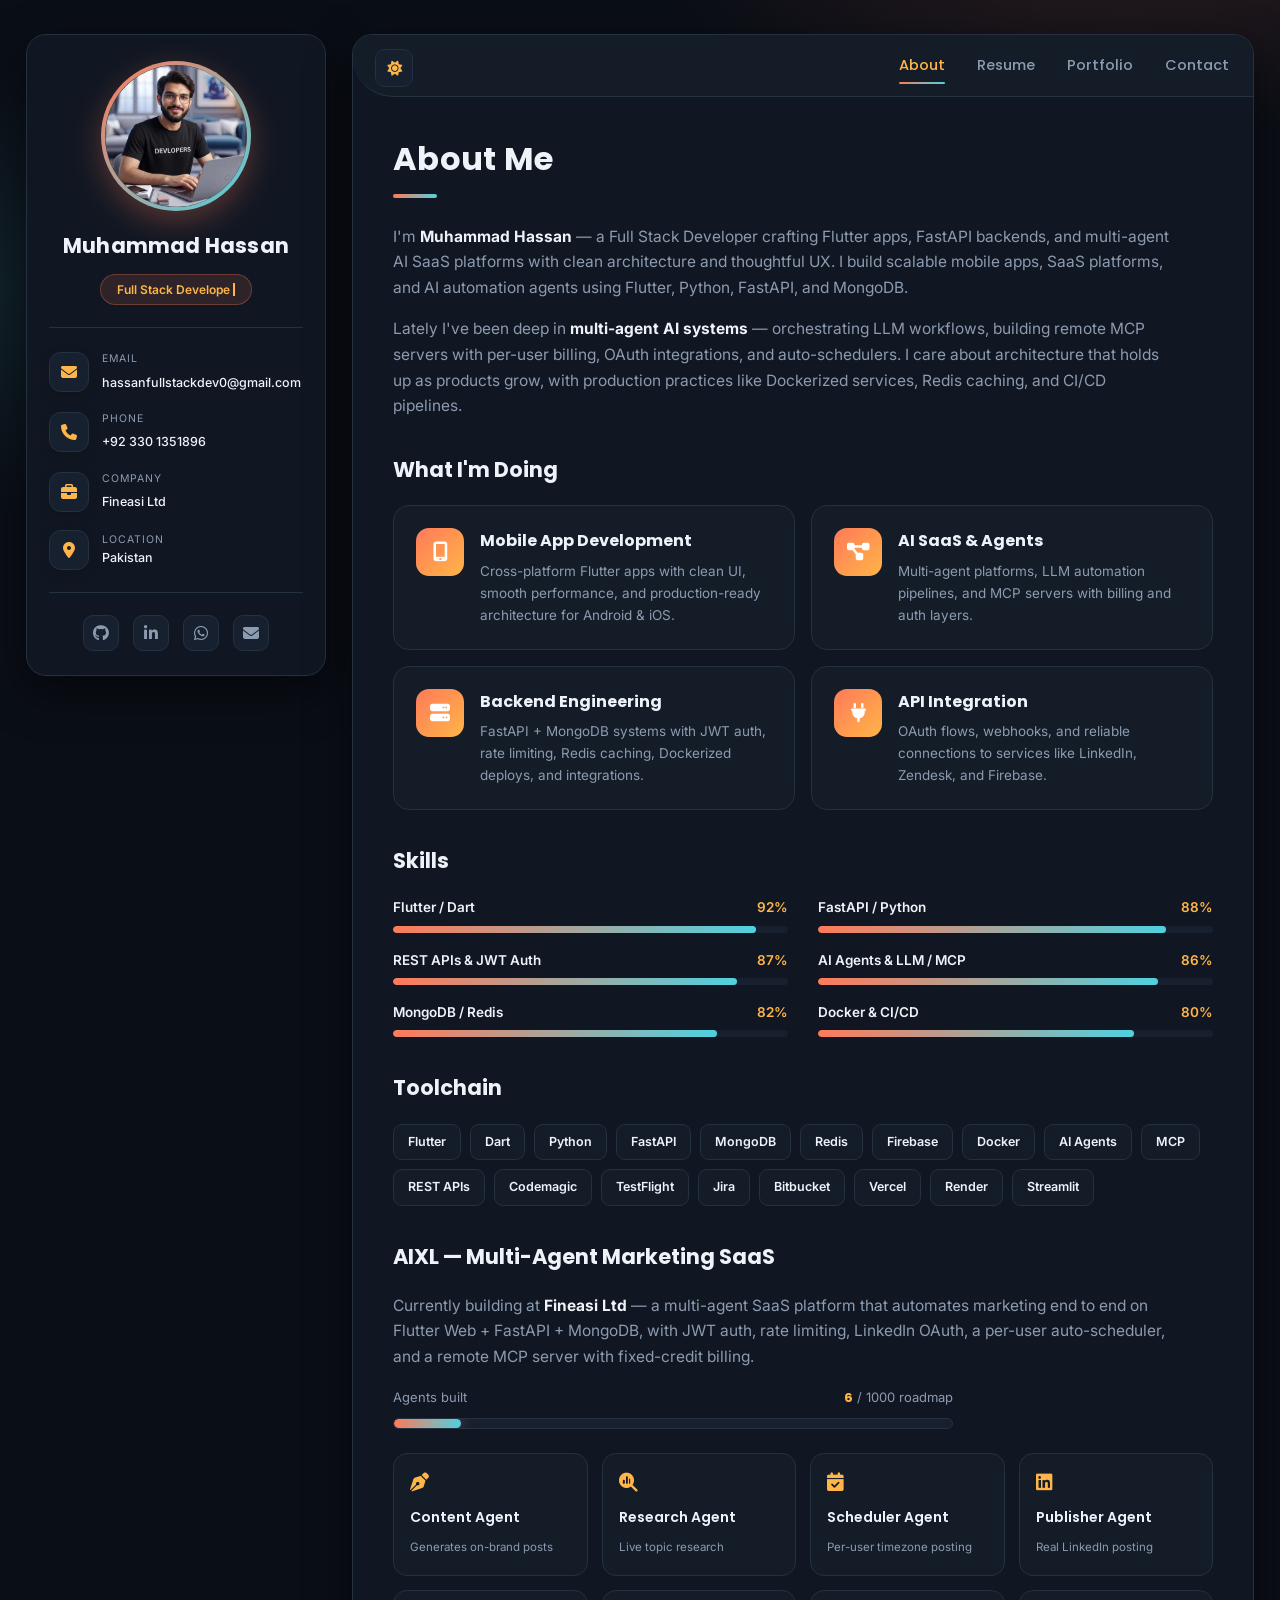
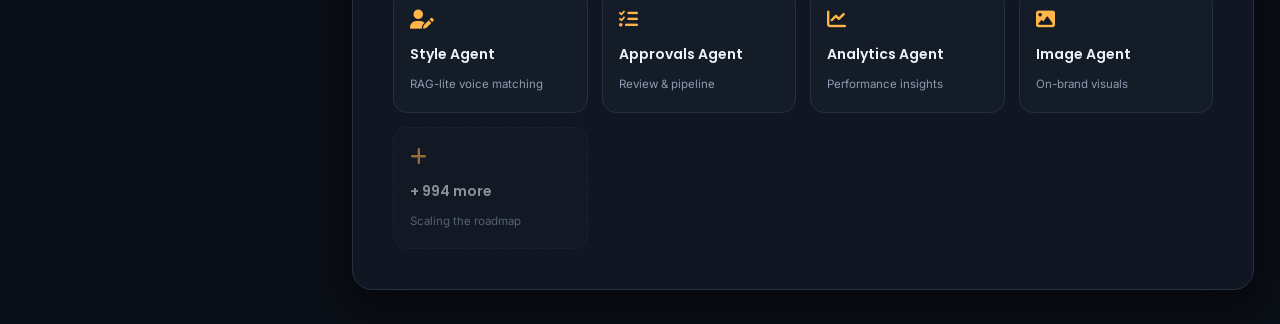
<file: index.html>
<!DOCTYPE html>
<html lang="en">
<head>
<meta charset="UTF-8">
<meta name="viewport" content="width=device-width, initial-scale=1.0">
<title>Muhammad Hassan — Full Stack & AI Developer</title>
<meta name="description" content="Muhammad Hassan — Full Stack Developer building Flutter apps, FastAPI backends, SaaS platforms and multi-agent AI systems.">
<link rel="icon" type="image/jpeg" href="images/about-me.jpg">
<link rel="apple-touch-icon" href="images/about-me.jpg">
<link rel="preconnect" href="https://fonts.googleapis.com">
<link href="https://fonts.googleapis.com/css2?family=Poppins:wght@400;500;600;700;800&family=Inter:wght@400;500;600;700&display=swap" rel="stylesheet">
<link rel="stylesheet" href="https://cdnjs.cloudflare.com/ajax/libs/font-awesome/6.5.0/css/all.min.css">
<link rel="stylesheet" href="style.css">
</head>
<body>

<main class="layout">

  <!-- ===== LEFT: PROFILE CARD ===== -->
  <aside class="sidebar" id="sidebar">
    <button class="sb-toggle" id="sbToggle" aria-label="Show contacts">
      <span>Show Contacts</span> <i class="fa-solid fa-chevron-down"></i>
    </button>

    <div class="avatar-wrap reveal">
      <img src="images/about-me.jpg" alt="Muhammad Hassan" class="avatar">
    </div>

    <div class="sb-head reveal">
      <h1 class="sb-name">Muhammad Hassan</h1>
      <span class="sb-badge"><span id="typedRole"></span><span class="type-caret"></span></span>
    </div>

    <div class="sb-body">
      <div class="sb-divider"></div>

      <ul class="sb-contacts">
        <li class="reveal">
          <span class="ci-ic"><i class="fa-solid fa-envelope"></i></span>
          <div><p class="ci-label">Email</p><a href="mailto:hassanfullstackdev0@gmail.com" class="ci-val">hassanfullstackdev0@gmail.com</a></div>
        </li>
        <li class="reveal">
          <span class="ci-ic"><i class="fa-solid fa-phone"></i></span>
          <div><p class="ci-label">Phone</p><a href="tel:+923301351896" class="ci-val">+92 330 1351896</a></div>
        </li>
        <li class="reveal">
          <span class="ci-ic"><i class="fa-solid fa-briefcase"></i></span>
          <div><p class="ci-label">Company</p><a href="https://aiya.aixl.io/" target="_blank" class="ci-val">Fineasi Ltd</a></div>
        </li>
        <li class="reveal">
          <span class="ci-ic"><i class="fa-solid fa-location-dot"></i></span>
          <div><p class="ci-label">Location</p><p class="ci-val">Pakistan</p></div>
        </li>
      </ul>

      <div class="sb-divider"></div>

      <div class="sb-socials reveal">
        <a href="https://github.com/muhammadhassanmahar" target="_blank" aria-label="GitHub"><i class="fa-brands fa-github"></i></a>
        <a href="https://www.linkedin.com/in/muhammad-hassan-77073a298/" target="_blank" aria-label="LinkedIn"><i class="fa-brands fa-linkedin-in"></i></a>
        <a href="https://wa.me/923301351896" target="_blank" aria-label="WhatsApp"><i class="fa-brands fa-whatsapp"></i></a>
        <a href="mailto:hassanfullstackdev0@gmail.com" aria-label="Email"><i class="fa-solid fa-envelope"></i></a>
      </div>
    </div>
  </aside>

  <!-- ===== RIGHT: CONTENT PANEL ===== -->
  <section class="content">

    <!-- NAV -->
    <nav class="navbar">
      <button class="theme-toggle" id="themeToggle" aria-label="Toggle theme"><i class="fa-solid fa-sun"></i></button>
      <ul class="nav-tabs">
        <li><button class="tab active" data-tab="about">About</button></li>
        <li><button class="tab" data-tab="resume">Resume</button></li>
        <li><button class="tab" data-tab="portfolio">Portfolio</button></li>
        <li><button class="tab" data-tab="contact">Contact</button></li>
      </ul>
    </nav>

    <!-- ===== ABOUT ===== -->
    <article class="panel active" id="about">
      <header class="page-title"><h2>About Me</h2><span class="tl-underline"></span></header>

      <p class="lede reveal">I'm <b>Muhammad Hassan</b> — a Full Stack Developer crafting Flutter apps, FastAPI backends, and multi-agent AI SaaS platforms with clean architecture and thoughtful UX. I build scalable mobile apps, SaaS platforms, and AI automation agents using Flutter, Python, FastAPI, and MongoDB.</p>
      <p class="lede reveal">Lately I've been deep in <b>multi-agent AI systems</b> — orchestrating LLM workflows, building remote MCP servers with per-user billing, OAuth integrations, and auto-schedulers. I care about architecture that holds up as products grow, with production practices like Dockerized services, Redis caching, and CI/CD pipelines.</p>

      <h3 class="sec-title reveal">What I'm Doing</h3>
      <div class="do-grid">
        <div class="do-card reveal"><span class="do-ic"><i class="fa-solid fa-mobile-screen-button"></i></span>
          <div><h4>Mobile App Development</h4><p>Cross-platform Flutter apps with clean UI, smooth performance, and production-ready architecture for Android &amp; iOS.</p></div></div>
        <div class="do-card reveal"><span class="do-ic"><i class="fa-solid fa-diagram-project"></i></span>
          <div><h4>AI SaaS &amp; Agents</h4><p>Multi-agent platforms, LLM automation pipelines, and MCP servers with billing and auth layers.</p></div></div>
        <div class="do-card reveal"><span class="do-ic"><i class="fa-solid fa-server"></i></span>
          <div><h4>Backend Engineering</h4><p>FastAPI + MongoDB systems with JWT auth, rate limiting, Redis caching, Dockerized deploys, and integrations.</p></div></div>
        <div class="do-card reveal"><span class="do-ic"><i class="fa-solid fa-plug"></i></span>
          <div><h4>API Integration</h4><p>OAuth flows, webhooks, and reliable connections to services like LinkedIn, Zendesk, and Firebase.</p></div></div>
      </div>

      <h3 class="sec-title reveal">Skills</h3>
      <div class="skills">
        <div class="skill reveal"><div class="skill-top"><span>Flutter / Dart</span><span>92%</span></div><div class="bar"><i style="--w:92%"></i></div></div>
        <div class="skill reveal"><div class="skill-top"><span>FastAPI / Python</span><span>88%</span></div><div class="bar"><i style="--w:88%"></i></div></div>
        <div class="skill reveal"><div class="skill-top"><span>REST APIs &amp; JWT Auth</span><span>87%</span></div><div class="bar"><i style="--w:87%"></i></div></div>
        <div class="skill reveal"><div class="skill-top"><span>AI Agents &amp; LLM / MCP</span><span>86%</span></div><div class="bar"><i style="--w:86%"></i></div></div>
        <div class="skill reveal"><div class="skill-top"><span>MongoDB / Redis</span><span>82%</span></div><div class="bar"><i style="--w:82%"></i></div></div>
        <div class="skill reveal"><div class="skill-top"><span>Docker &amp; CI/CD</span><span>80%</span></div><div class="bar"><i style="--w:80%"></i></div></div>
      </div>

      <h3 class="sec-title reveal">Toolchain</h3>
      <div class="tool-strip reveal">
        <span class="tool">Flutter</span><span class="tool">Dart</span><span class="tool">Python</span><span class="tool">FastAPI</span>
        <span class="tool">MongoDB</span><span class="tool">Redis</span><span class="tool">Firebase</span><span class="tool">Docker</span>
        <span class="tool">AI Agents</span><span class="tool">MCP</span><span class="tool">REST APIs</span><span class="tool">Codemagic</span>
        <span class="tool">TestFlight</span><span class="tool">Jira</span><span class="tool">Bitbucket</span><span class="tool">Vercel</span>
        <span class="tool">Render</span><span class="tool">Streamlit</span>
      </div>

      <h3 class="sec-title reveal">AIXL — Multi-Agent Marketing SaaS</h3>
      <p class="lede reveal" style="margin-bottom:18px">Currently building at <b>Fineasi Ltd</b> — a multi-agent SaaS platform that automates marketing end to end on Flutter Web + FastAPI + MongoDB, with JWT auth, rate limiting, LinkedIn OAuth, a per-user auto-scheduler, and a remote MCP server with fixed-credit billing.</p>
      <div class="agent-progress reveal">
        <div class="ap-labels"><span>Agents built</span><span><b>6</b> / 1000 roadmap</span></div>
        <div class="ap-track"><div class="ap-fill" style="--fill:12%"></div></div>
      </div>
      <div class="agent-grid">
        <div class="agent reveal"><i class="fa-solid fa-pen-nib"></i><h5>Content Agent</h5><span>Generates on-brand posts</span></div>
        <div class="agent reveal"><i class="fa-solid fa-magnifying-glass-chart"></i><h5>Research Agent</h5><span>Live topic research</span></div>
        <div class="agent reveal"><i class="fa-solid fa-calendar-check"></i><h5>Scheduler Agent</h5><span>Per-user timezone posting</span></div>
        <div class="agent reveal"><i class="fa-brands fa-linkedin"></i><h5>Publisher Agent</h5><span>Real LinkedIn posting</span></div>
        <div class="agent reveal"><i class="fa-solid fa-user-pen"></i><h5>Style Agent</h5><span>RAG-lite voice matching</span></div>
        <div class="agent reveal"><i class="fa-solid fa-list-check"></i><h5>Approvals Agent</h5><span>Review &amp; pipeline</span></div>
        <div class="agent reveal"><i class="fa-solid fa-chart-line"></i><h5>Analytics Agent</h5><span>Performance insights</span></div>
        <div class="agent reveal"><i class="fa-solid fa-image"></i><h5>Image Agent</h5><span>On-brand visuals</span></div>
        <div class="agent reveal ghost"><i class="fa-solid fa-plus"></i><h5>+ 994 more</h5><span>Scaling the roadmap</span></div>
      </div>
    </article>

    <!-- ===== RESUME ===== -->
    <article class="panel" id="resume">
      <header class="page-title"><h2>Resume</h2><span class="tl-underline"></span></header>

      <div class="rs-section">
        <div class="rs-head"><span class="rs-ic"><i class="fa-solid fa-briefcase"></i></span><h3>Experience</h3></div>
        <div class="timeline">
          <div class="tl-item reveal"><h4>Full Stack &amp; AI Developer — Freelance</h4><span class="tl-when">2023 — Present</span>
            <p>Building Flutter apps, FastAPI backends, and multi-agent AI SaaS platforms for clients and personal products. Shipped apps live on Google Play and the App Store, with Dockerized services, Redis caching, and Codemagic + TestFlight release pipelines.</p></div>
          <div class="tl-item reveal"><h4>SaaS &amp; AI Agent Engineering</h4><span class="tl-when">Current focus</span>
            <p>Designing multi-agent systems — LLM workflows, remote MCP servers with per-user billing, OAuth integrations, and auto-schedulers — on Flutter Web + FastAPI + MongoDB with JWT auth and rate limiting.</p></div>
          <div class="tl-item reveal"><h4>Mobile &amp; Backend Delivery</h4><span class="tl-when">2023 — 2026</span>
            <p>Delivered client mobile apps and admin panels, UI builds from Figma, and API integrations (Zendesk, LinkedIn, Firebase), with CI/CD on Codemagic and deployment on Vercel / Render.</p></div>
        </div>
      </div>

      <div class="rs-section">
        <div class="rs-head"><span class="rs-ic"><i class="fa-solid fa-graduation-cap"></i></span><h3>Education</h3></div>
        <div class="timeline">
          <div class="tl-item reveal"><h4>BS Software Engineering (BSSE)</h4><span class="tl-when">University of Karachi — 2026</span>
            <p>Bachelor of Software Engineering, with a focus on full-stack development, mobile apps, and AI systems.</p></div>
        </div>
      </div>

      <div class="rs-section">
        <div class="rs-head"><span class="rs-ic"><i class="fa-solid fa-screwdriver-wrench"></i></span><h3>DevOps &amp; Delivery</h3></div>
        <div class="timeline">
          <div class="tl-item reveal"><h4>CI/CD &amp; Deployment</h4>
            <p>Codemagic builds, iOS distribution via TestFlight, Docker containers, Jira &amp; Bitbucket workflows, and hosting on Vercel, Render, and Streamlit.</p></div>
          <div class="tl-item reveal"><h4>Performance &amp; Scale</h4>
            <p>Redis caching, rate limiting, and offline-first architecture for fast, reliable apps.</p></div>
        </div>
      </div>

      <a href="https://github.com/muhammadhassanmahar" target="_blank" class="btn-accent reveal"><i class="fa-brands fa-github"></i> View GitHub Profile</a>
    </article>

    <!-- ===== PORTFOLIO ===== -->
    <article class="panel" id="portfolio">
      <header class="page-title"><h2>Portfolio</h2><span class="tl-underline"></span></header>

      <ul class="filters">
        <li><button class="filter active" data-f="all">All</button></li>
        <li><button class="filter" data-f="live">Live</button></li>
        <li><button class="filter" data-f="progress">In Progress</button></li>
        <li><button class="filter" data-f="queue">In Queue</button></li>
        <li><button class="filter" data-f="flutter">Flutter Apps</button></li>
        <li><button class="filter" data-f="saas">SaaS &amp; AI</button></li>
        <li><button class="filter" data-f="game">Games</button></li>
      </ul>

      <div class="pf-grid" id="pfGrid">

        <div class="pf-item reveal" data-cat="live flutter">
          <div class="pf-thumb"><img src="images/th-chinaura.jpg" alt="Chinaura Express"><span class="pf-badge live"><i class="fa-solid fa-circle"></i> Live</span></div>
          <h4 class="pf-name">Chinaura Express</h4><p class="pf-cat">Food Ordering · Play Store &amp; App Store</p>
          <a class="pf-link" href="https://play.google.com/store/apps/details?id=com.chinauraexpress.app" target="_blank"><i class="fa-brands fa-google-play"></i> Visit Live <i class="fa-solid fa-arrow-up-right-from-square"></i></a></div>

        <div class="pf-item reveal" data-cat="live game">
          <div class="pf-thumb"><img src="images/th-vampire.jpg" alt="Vampire Slayer"><span class="pf-badge live"><i class="fa-solid fa-circle"></i> Live</span></div>
          <h4 class="pf-name">Vampire Slayer</h4><p class="pf-cat">Flutter + Flame Game · Play Store</p>
          <a class="pf-link" href="https://play.google.com/store/apps/details?id=com.fineasi.vampireslayer&hl=en" target="_blank"><i class="fa-brands fa-google-play"></i> Visit Live <i class="fa-solid fa-arrow-up-right-from-square"></i></a></div>

        <a class="pf-item reveal" data-cat="live saas" href="https://aiya.aixl.io/" target="_blank">
          <div class="pf-thumb"><img src="images/th-aixl.jpg" alt="AIXL"><span class="pf-badge live"><i class="fa-solid fa-circle"></i> Live</span></div>
          <h4 class="pf-name">AIXL — Marketing SaaS</h4><p class="pf-cat">Multi-Agent AI · Fineasi Ltd</p>
          <span class="pf-link"><i class="fa-solid fa-globe"></i> Visit Live <i class="fa-solid fa-arrow-up-right-from-square"></i></span></a>

        <div class="pf-item reveal" data-cat="progress flutter saas">
          <div class="pf-thumb"><img src="images/th-kizzmart.jpg" alt="Kizzmart"><span class="pf-badge progress"><i class="fa-solid fa-circle"></i> In Progress</span></div>
          <h4 class="pf-name">Kizzmart E-commerce</h4><p class="pf-cat">Shopping App · In Development</p></div>

        <div class="pf-item reveal" data-cat="queue flutter">
          <div class="pf-thumb"><img src="images/th-dishkovery.jpg" alt="Dishkovery"><span class="pf-badge queue"><i class="fa-solid fa-circle"></i> In Queue</span></div>
          <h4 class="pf-name">Dishkovery</h4><p class="pf-cat">Food Discovery App · Queued</p></div>

        <div class="pf-item reveal" data-cat="flutter">
          <div class="pf-thumb"><img src="images/th-nikah.jpg" alt="Nikah Plus"></div>
          <h4 class="pf-name">Nikah Plus</h4><p class="pf-cat">Marriage App · Flutter &amp; Firebase</p></div>

        <div class="pf-item reveal" data-cat="flutter">
          <div class="pf-thumb"><img src="images/th-sparkle.jpg" alt="Sparkle"></div>
          <h4 class="pf-name">Sparkle</h4><p class="pf-cat">Dating App · Flutter</p></div>

        <div class="pf-item reveal" data-cat="flutter">
          <div class="pf-thumb"><img src="images/th-muna.jpg" alt="Muna Match"></div>
          <h4 class="pf-name">Muna Match</h4><p class="pf-cat">Matchmaking App · Flutter &amp; Firebase</p></div>

        <div class="pf-item reveal" data-cat="flutter">
          <div class="pf-thumb"><img src="images/th-school.jpg" alt="School Management"></div>
          <h4 class="pf-name">School Management</h4><p class="pf-cat">EdTech · Flutter &amp; Firebase</p></div>

        <div class="pf-item reveal" data-cat="saas">
          <div class="pf-thumb"><img src="images/th-rawaura.jpg" alt="Raw Aura CX AI"></div>
          <h4 class="pf-name">Raw Aura — CX AI</h4><p class="pf-cat">Zendesk + FastAPI Automation</p></div>

      </div>
    </article>

    <!-- ===== CONTACT ===== -->
    <article class="panel" id="contact">
      <header class="page-title"><h2>Contact</h2><span class="tl-underline"></span></header>

      <p class="lede reveal">Have a product in mind? Let's build something fast, scalable, and genuinely useful. Reach out and let's talk.</p>

      <div class="contact-grid">
        <a class="contact-card reveal" href="mailto:hassanfullstackdev0@gmail.com">
          <span class="cc-ic"><i class="fa-solid fa-envelope"></i></span><h4>Email</h4><p>hassanfullstackdev0@gmail.com</p></a>
        <a class="contact-card reveal" href="https://wa.me/923301351896" target="_blank">
          <span class="cc-ic"><i class="fa-brands fa-whatsapp"></i></span><h4>WhatsApp</h4><p>+92 330 1351896</p></a>
        <a class="contact-card reveal" href="https://github.com/muhammadhassanmahar" target="_blank">
          <span class="cc-ic"><i class="fa-brands fa-github"></i></span><h4>GitHub</h4><p>github.com/muhammadhassanmahar</p></a>
        <a class="contact-card reveal" href="https://www.linkedin.com/in/muhammad-hassan-77073a298/" target="_blank">
          <span class="cc-ic"><i class="fa-brands fa-linkedin-in"></i></span><h4>LinkedIn</h4><p>linkedin.com/in/muhammad-hassan</p></a>
      </div>

      <h3 class="sec-title reveal">Send a message</h3>
      <div class="cform reveal">
        <div class="cf-row"><input type="text" placeholder="Full name" id="cfName"><input type="email" placeholder="Email address" id="cfEmail"></div>
        <textarea placeholder="Your message" id="cfMsg"></textarea>
        <button class="btn-accent" id="cfSend"><i class="fa-solid fa-paper-plane"></i> Send Message</button>
      </div>

      <footer class="pf-foot">© 2026 Muhammad Hassan — Full Stack &amp; AI Developer.</footer>
    </article>

  </section>
</main>

<script src="script.js"></script>
</body>
</html>
</file>
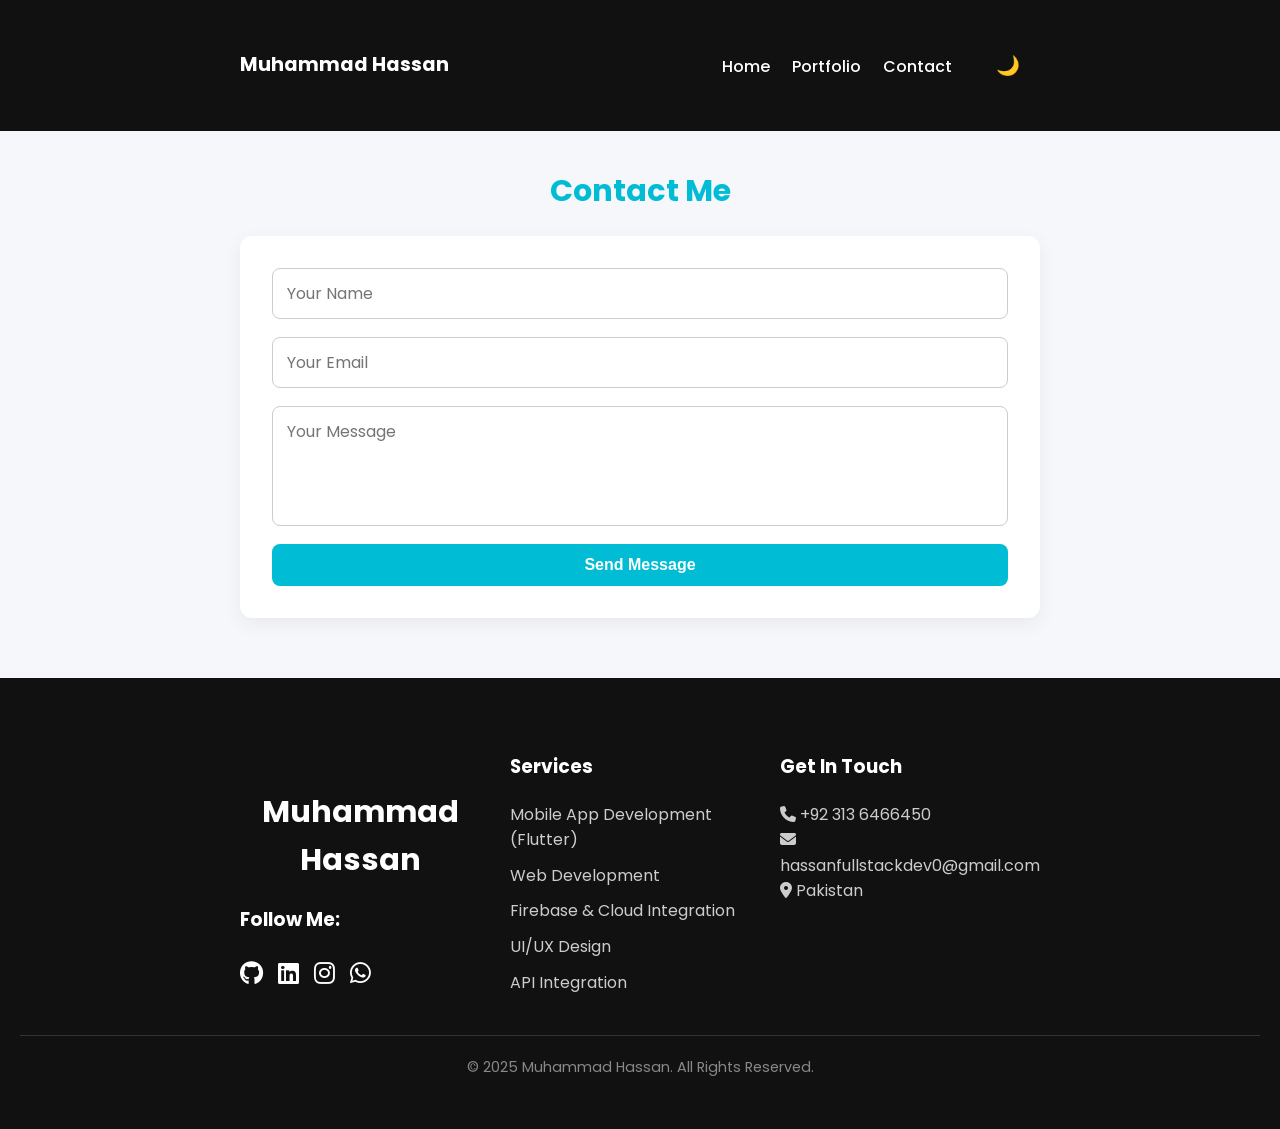
<file: contact.html>
<!DOCTYPE html>
<html lang="en">
<head>
  <meta charset="UTF-8">
  <meta name="viewport" content="width=device-width, initial-scale=1.0">
  <title>Contact - Muhammad Hassan</title>
  <link href="https://fonts.googleapis.com/css2?family=Poppins:wght@300;500;700&display=swap" rel="stylesheet">
  <link rel="icon" type="image/png" href="images/logo.jpg">
  <link rel="stylesheet" href="https://cdnjs.cloudflare.com/ajax/libs/font-awesome/6.5.0/css/all.min.css">
  <style>
    :root {
      --bg-color: #f5f7fb;
      --text-color: #222;
      --card-bg: #fff;
      --accent: #00bcd4;
      --nav-bg: #111;
      --footer-bg: #0b1120;
    }
    body.dark {
      --bg-color: #0f172a;
      --text-color: #e2e8f0;
      --card-bg: #1e293b;
      --nav-bg: #1e293b;
      --footer-bg: #0f172a;
    }

    *{margin:0;padding:0;box-sizing:border-box}
    body{font-family:'Poppins',sans-serif;background:var(--bg-color);color:var(--text-color);line-height:1.6;transition:background .3s,color .3s}
    .container{width:92%;max-width:800px;margin:24px auto}

    header{background:var(--nav-bg);padding:18px 0;color:#fff}
    nav{display:flex;justify-content:space-between;align-items:center}
    nav a{color:#fff;text-decoration:none;margin-left:18px;font-weight:500;transition:color .2s}
    nav a:hover{color:var(--accent)}
    .toggle-btn{cursor:pointer;background:none;border:none;color:#fff;font-size:1.2rem;margin-left:20px}

    h2{font-size:1.9rem;text-align:center;margin:36px 0 20px;color:var(--accent)}

    .contact-card{background:var(--card-bg);padding:32px;border-radius:12px;box-shadow:0 6px 20px rgba(15,23,42,.06);transition:background .3s}
    form{display:flex;flex-direction:column;gap:18px}
    input,textarea{padding:12px 14px;border:1px solid #ccc;border-radius:8px;font-family:'Poppins',sans-serif;font-size:1rem;width:100%;transition:border .3s}
    input:focus,textarea:focus{outline:none;border:1px solid var(--accent)}
    textarea{resize:none;min-height:120px}

    button{background:var(--accent);color:#fff;border:none;padding:12px 20px;border-radius:8px;font-size:1rem;font-weight:600;cursor:pointer;transition:background .3s}
    button:hover{background:#0097a7}

    /* Footer (from index.html) */
    .footer { background: #111; color: #ccc; padding: 50px 20px; margin-top: 60px; }
    .footer-container { display: flex; flex-wrap: wrap; justify-content: space-between; gap: 30px; }
    .footer-col { flex: 1 1 200px; }
    .footer-col h3 { color: #fff; margin-bottom: 20px; }
    .footer-col ul { list-style: none; }
    .footer-col ul li { margin-bottom: 10px; color: #ccc; }
    .footer-col a { color: #ccc; text-decoration: none; }
    .footer-col a:hover { color: var(--accent); }
    .social-icons { display: flex; gap: 15px; margin-top: 10px; }
    .social-icons a { font-size: 1.5rem; color: #fff; transition: color 0.3s; }
    .social-icons a:hover { color: var(--accent); }
    .footer-bottom { text-align: center; margin-top: 30px; padding-top: 20px; border-top: 1px solid #333; color: #888; font-size: 0.9rem; }
    @media (max-width:768px) {
      .footer-container { flex-direction: column; }
    }
  </style>
</head>
<body>
  <header>
    <div class="container">
      <nav>
        <div style="font-weight:700;font-size:1.2rem;color:#fff">Muhammad Hassan</div>
        <div>
          <a href="index.html">Home</a>
          <a href="portfolio.html">Portfolio</a>
          <a href="contact.html">Contact</a>
          <button class="toggle-btn" id="toggleBtn">🌙</button>
        </div>
      </nav>
    </div>
  </header>

  <main class="container">
    <h2>Contact Me</h2>
    <div class="contact-card">
      <form action="https://formspree.io/f/mzzzkjrl" method="POST">
        <input type="text" name="name" placeholder="Your Name" required>
        <input type="email" name="_replyto" placeholder="Your Email" required>
        <textarea name="message" placeholder="Your Message" required></textarea>
        <button type="submit">Send Message</button>
      </form>
    </div>
  </main>

  <!-- Updated Footer -->
  <footer class="footer">
    <div class="container footer-container">
      <!-- Logo + Social -->
      <div class="footer-col">
        <h2 style="color:#fff;">Muhammad Hassan</h2>
        <h3>Follow Me:</h3>
        <div class="social-icons">
          <a href="https://github.com/muhammadhassanmahar" target="_blank"><i class="fab fa-github"></i></a>
          <a href="https://www.linkedin.com/in/muhammad-hassan-77073a298/" target="_blank"><i class="fab fa-linkedin"></i></a>
          <a href="https://www.instagram.com" target="_blank"><i class="fab fa-instagram"></i></a>
          <a href="https://wa.me/923136466450" target="_blank"><i class="fab fa-whatsapp"></i></a>
        </div>
      </div>

      <!-- Services -->
      <div class="footer-col">
        <h3>Services</h3>
        <ul>
          <li>Mobile App Development (Flutter)</li>
          <li>Web Development</li>
          <li>Firebase & Cloud Integration</li>
          <li>UI/UX Design</li>
          <li>API Integration</li>
        </ul>
      </div>

      <!-- Contact -->
      <div class="footer-col">
        <h3>Get In Touch</h3>
        <p><i class="fas fa-phone"></i> +92 313 6466450</p>
        <p><i class="fas fa-envelope"></i> hassanfullstackdev0@gmail.com</p>
        <p><i class="fas fa-map-marker-alt"></i> Pakistan</p>
      </div>
    </div>

    <div class="footer-bottom">
      © 2025 Muhammad Hassan. All Rights Reserved.
    </div>
  </footer>

  <script>
    const toggleBtn = document.getElementById('toggleBtn');
    toggleBtn.addEventListener('click', () => {
      document.body.classList.toggle('dark');
      toggleBtn.textContent = document.body.classList.contains('dark') ? '☀️' : '🌙';
    });
  </script>
</body>
</html>
</file>
<file: style.css>
/* ===== Muhammad Hassan — vCard Portfolio ===== */
:root{
  --bg:#0a0e16;
  --panel:#111722;
  --panel-2:#17202e;
  --card:#141c28;
  --line:#243141;
  --text:#eef3fa;
  --muted:#8c9bb0;
  --accent:#ff7a59;      /* coral */
  --accent-2:#ffb547;    /* gold */
  --accent-hi:#4fd1e0;   /* sky/cyan highlight */
  --shadow:0 16px 44px rgba(0,0,0,.5);
  --radius:20px;
  --ease:cubic-bezier(.2,.7,.2,1);
}
[data-theme="light"]{
  --bg:#eef1f6;
  --panel:#ffffff;
  --panel-2:#f3f5f9;
  --card:#ffffff;
  --line:#e2e7ef;
  --text:#152030;
  --muted:#5a6475;
  --shadow:0 16px 44px rgba(20,30,45,.12);
}
*{margin:0;padding:0;box-sizing:border-box}
html{scroll-behavior:smooth}
body{
  font-family:'Inter',-apple-system,Segoe UI,Roboto,Arial,sans-serif;
  background:
    radial-gradient(900px 500px at 88% -8%, rgba(255,122,89,.18), transparent 60%),
    radial-gradient(700px 420px at -5% 15%, rgba(79,209,224,.10), transparent 55%),
    var(--bg);
  color:var(--text);
  line-height:1.65;min-height:100vh;
  -webkit-font-smoothing:antialiased;
  transition:background .4s var(--ease), color .3s;
}
h1,h2,h3,h4{font-family:'Poppins',sans-serif;font-weight:700}
a{text-decoration:none;color:inherit}
::selection{background:var(--accent);color:#fff}

/* ===== LAYOUT ===== */
.layout{max-width:1300px;margin:0 auto;padding:34px 26px;display:grid;
  grid-template-columns:300px 1fr;gap:26px;align-items:start}

/* ===== SIDEBAR ===== */
.sidebar{
  position:sticky;top:34px;background:var(--panel);border:1px solid var(--line);
  border-radius:var(--radius);padding:26px 22px 24px;box-shadow:var(--shadow);
  text-align:center;animation:floatIn .7s var(--ease) both;
}
.sb-toggle{display:none}
.avatar-wrap{width:150px;height:150px;margin:0 auto;border-radius:50%;
  background:linear-gradient(135deg,var(--accent),var(--accent-hi));
  padding:4px;box-shadow:0 10px 30px rgba(255,122,89,.3)}
.avatar{width:100%;height:100%;object-fit:cover;border-radius:50%;display:block;
  transition:filter .5s var(--ease)}
.sb-name{font-size:21px;margin-top:18px;letter-spacing:.2px}
.sb-badge{display:inline-flex;align-items:center;justify-content:center;min-height:30px;margin-top:10px;
  font-size:12px;font-weight:600;color:var(--accent-2);
  background:rgba(255,122,89,.12);border:1px solid rgba(255,122,89,.3);padding:5px 16px;border-radius:999px}
.type-caret{display:inline-block;width:2px;height:13px;margin-left:3px;background:var(--accent-2);
  animation:blink 1s step-end infinite;vertical-align:middle}
@keyframes blink{50%{opacity:0}}
.sb-divider{height:1px;background:var(--line);margin:22px 0}
.sb-contacts{list-style:none;text-align:left;display:grid;gap:16px}
.sb-contacts li{display:flex;gap:13px;align-items:center}
.ci-ic{width:40px;height:40px;flex-shrink:0;border-radius:12px;display:grid;place-items:center;
  background:var(--panel-2);border:1px solid var(--line);color:var(--accent-2);
  box-shadow:0 4px 12px rgba(0,0,0,.15)}
.ci-label{font-size:10.5px;letter-spacing:1px;text-transform:uppercase;color:var(--muted)}
.ci-val{font-size:12.5px;font-weight:500;word-break:break-word;transition:color .2s}
a.ci-val:hover{color:var(--accent-2)}
.sb-socials{display:flex;justify-content:center;gap:14px}
.sb-socials a{width:36px;height:36px;display:grid;place-items:center;border-radius:10px;
  color:var(--muted);background:var(--panel-2);border:1px solid var(--line);transition:.25s var(--ease)}
.sb-socials a:hover{color:#fff;background:linear-gradient(135deg,var(--accent),var(--accent-2));
  border-color:transparent;transform:translateY(-3px)}

/* ===== CONTENT PANEL ===== */
.content{position:relative;background:var(--panel);border:1px solid var(--line);
  border-radius:var(--radius);box-shadow:var(--shadow);min-height:80vh;overflow:hidden;
  animation:floatIn .7s .08s var(--ease) both}

/* NAV */
.navbar{position:sticky;top:0;z-index:20;display:flex;justify-content:flex-end;align-items:center;
  padding:0 8px 0 20px;background:var(--card);border-bottom:1px solid var(--line);
  border-radius:0 var(--radius) 0 40px}
.theme-toggle{position:absolute;left:22px;top:14px;width:38px;height:38px;border-radius:10px;
  background:var(--panel-2);border:1px solid var(--line);color:var(--accent-2);cursor:pointer;
  font-size:15px;transition:.25s}
.theme-toggle:hover{transform:rotate(20deg) scale(1.05)}
.nav-tabs{list-style:none;display:flex}
.tab{background:none;border:none;cursor:pointer;font-family:'Poppins',sans-serif;font-weight:500;
  font-size:14.5px;color:var(--muted);padding:20px 16px;position:relative;transition:color .25s}
.tab:hover{color:var(--text)}
.tab.active{color:var(--accent-2)}
.tab.active::after{content:'';position:absolute;left:16px;right:16px;bottom:12px;height:2px;
  background:linear-gradient(90deg,var(--accent),var(--accent-hi));border-radius:2px;animation:tabline .3s var(--ease)}
@keyframes tabline{from{transform:scaleX(0)}to{transform:scaleX(1)}}

/* PANELS */
.panel{display:none;padding:36px 40px 40px}
.panel.active{display:block;animation:panelIn .5s var(--ease)}
@keyframes panelIn{from{opacity:0;transform:translateY(14px)}to{opacity:1;transform:none}}
.page-title{margin-bottom:26px}
.page-title h2{font-size:32px;letter-spacing:.3px}
.tl-underline{display:block;width:44px;height:4px;border-radius:3px;margin-top:8px;
  background:linear-gradient(90deg,var(--accent),var(--accent-hi))}

.lede{color:var(--muted);font-size:15.5px;margin-bottom:16px;max-width:780px}
.lede b{color:var(--text)}
.sec-title{font-size:21px;margin:34px 0 18px}

/* WHAT I'M DOING */
.do-grid{display:grid;grid-template-columns:1fr 1fr;gap:16px}
.do-card{display:flex;gap:16px;background:var(--card);border:1px solid var(--line);
  border-radius:16px;padding:22px;transition:.3s var(--ease)}
.do-card:hover{transform:translateY(-4px);border-color:var(--accent);box-shadow:var(--shadow)}
.do-ic{width:48px;height:48px;flex-shrink:0;border-radius:13px;display:grid;place-items:center;
  font-size:20px;color:#fff;background:linear-gradient(135deg,var(--accent),var(--accent-2))}
.do-card h4{font-size:16px;margin-bottom:5px}
.do-card p{font-size:13.5px;color:var(--muted)}

/* SKILLS */
.skills{display:grid;grid-template-columns:1fr 1fr;gap:16px 30px}
.skill-top{display:flex;justify-content:space-between;font-size:13.5px;font-weight:600;margin-bottom:7px}
.skill-top span:last-child{color:var(--accent-2)}
.bar{height:7px;background:var(--panel-2);border-radius:5px;overflow:hidden}
.bar i{display:block;height:100%;width:0;border-radius:5px;
  background:linear-gradient(90deg,var(--accent),var(--accent-hi));transition:width 1.1s var(--ease)}
.bar.run i{width:var(--w)}

/* TOOLS */
.tool-strip{display:flex;flex-wrap:wrap;gap:9px}
.tool{font-size:12.5px;font-weight:600;color:var(--text);background:var(--card);
  border:1px solid var(--line);padding:7px 14px;border-radius:9px;transition:.25s var(--ease)}
.tool:hover{color:var(--accent-2);border-color:var(--accent);transform:translateY(-2px)}

/* RESUME */
.rs-section{margin-bottom:30px}
.rs-head{display:flex;align-items:center;gap:14px;margin-bottom:20px}
.rs-ic{width:44px;height:44px;border-radius:12px;display:grid;place-items:center;font-size:18px;
  color:#fff;background:linear-gradient(135deg,var(--accent),var(--accent-2))}
.rs-head h3{font-size:22px}
.timeline{position:relative;padding-left:26px}
.timeline::before{content:'';position:absolute;left:6px;top:6px;bottom:6px;width:2px;background:var(--line)}
.tl-item{position:relative;padding:0 0 22px 16px}
.tl-item::before{content:'';position:absolute;left:-26px;top:5px;width:14px;height:14px;border-radius:50%;
  background:var(--panel);border:3px solid var(--accent);box-shadow:0 0 0 4px rgba(255,122,89,.14)}
.tl-item h4{font-size:16px}
.tl-when{display:inline-block;font-size:11.5px;font-weight:700;color:var(--accent-2);
  background:rgba(255,122,89,.12);padding:2px 10px;border-radius:999px;margin:4px 0}
.tl-item p{font-size:13.5px;color:var(--muted)}
.btn-accent{display:inline-flex;align-items:center;gap:10px;background:linear-gradient(135deg,var(--accent),var(--accent-2));
  color:#fff;font-family:'Poppins',sans-serif;font-weight:600;font-size:14.5px;padding:12px 22px;
  border:none;border-radius:12px;cursor:pointer;transition:.25s var(--ease)}
.btn-accent:hover{transform:translateY(-3px);box-shadow:0 12px 26px rgba(255,122,89,.4)}

/* PORTFOLIO */
.filters{list-style:none;display:flex;flex-wrap:wrap;gap:8px;margin-bottom:26px}
.filter{background:none;border:none;cursor:pointer;font-family:'Poppins',sans-serif;font-size:13.5px;
  font-weight:500;color:var(--muted);padding:7px 14px;border-radius:10px;transition:.25s var(--ease)}
.filter:hover{color:var(--text)}
.filter.active{color:#fff;background:linear-gradient(135deg,var(--accent),var(--accent-2))}
.pf-grid{display:grid;grid-template-columns:repeat(3,1fr);gap:22px}
.pf-item{display:block;cursor:pointer;transition:transform .35s var(--ease),opacity .35s}
.pf-item.hide{display:none}
.pf-thumb{position:relative;aspect-ratio:16/11;border-radius:14px;overflow:hidden;
  background:var(--card);border:1px solid var(--line)}
.pf-thumb img{width:100%;height:100%;object-fit:cover;display:block;transition:transform .5s var(--ease)}
.pf-item:hover .pf-thumb img{transform:scale(1.08)}
.pf-badge{position:absolute;top:10px;left:10px;display:inline-flex;align-items:center;gap:6px;
  font-size:10.5px;font-weight:700;padding:4px 10px;border-radius:999px;backdrop-filter:blur(6px)}
.pf-badge i{font-size:6px}
.pf-badge.live{background:rgba(79,209,224,.18);color:#4fd1e0;border:1px solid rgba(79,209,224,.4)}
.pf-badge.progress{background:rgba(255,183,77,.18);color:#ffb74d;border:1px solid rgba(255,183,77,.4)}
.pf-badge.queue{background:rgba(160,160,180,.18);color:#c3c6d4;border:1px solid rgba(160,160,180,.35)}
.pf-badge.building{background:rgba(255,122,89,.22);color:#a991ff;border:1px solid rgba(255,122,89,.45)}
.pf-name{font-size:16px;margin-top:12px}
.pf-cat{font-size:12.5px;color:var(--muted)}

/* CONTACT */
.contact-grid{display:grid;grid-template-columns:1fr 1fr;gap:16px;margin-bottom:10px}
.contact-card{display:flex;flex-direction:column;gap:4px;background:var(--card);border:1px solid var(--line);
  border-radius:16px;padding:22px;transition:.3s var(--ease)}
.contact-card:hover{transform:translateY(-4px);border-color:var(--accent);box-shadow:var(--shadow)}
.cc-ic{width:46px;height:46px;border-radius:13px;display:grid;place-items:center;font-size:19px;
  color:#fff;background:linear-gradient(135deg,var(--accent),var(--accent-2));margin-bottom:8px}
.contact-card h4{font-size:16px}
.contact-card p{font-size:12.5px;color:var(--muted);word-break:break-word}
.cform{display:grid;gap:14px;max-width:720px}
.cf-row{display:grid;grid-template-columns:1fr 1fr;gap:14px}
.cform input,.cform textarea{background:var(--card);border:1px solid var(--line);border-radius:12px;
  padding:13px 16px;color:var(--text);font-family:inherit;font-size:14px;transition:.25s}
.cform textarea{min-height:130px;resize:vertical}
.cform input:focus,.cform textarea:focus{outline:none;border-color:var(--accent);box-shadow:0 0 0 3px rgba(255,122,89,.18)}
.pf-foot{margin-top:34px;padding-top:20px;border-top:1px solid var(--line);color:var(--muted);font-size:13px;text-align:center}

/* ===== REVEAL ANIMATION ===== */
.reveal{opacity:0;transform:translateY(20px);transition:opacity .6s var(--ease),transform .6s var(--ease)}
.reveal.in{opacity:1;transform:none}
@keyframes floatIn{from{opacity:0;transform:translateY(24px)}to{opacity:1;transform:none}}

/* ===== RESPONSIVE ===== */
@media(max-width:980px){
  .layout{grid-template-columns:1fr;gap:20px;padding:20px 16px}
  .sidebar{position:relative;top:0;max-width:420px;margin:0 auto;width:100%}
  .sb-toggle{display:flex;align-items:center;gap:8px;position:absolute;top:20px;right:18px;
    background:var(--panel-2);border:1px solid var(--line);color:var(--accent-2);
    font-size:12px;font-weight:600;padding:6px 12px;border-radius:8px;cursor:pointer}
  .sb-body{display:none}
  .sidebar.open .sb-body{display:block;animation:panelIn .4s var(--ease)}
  .navbar{justify-content:center;padding-top:44px;border-radius:0}
  .theme-toggle{top:10px}
  .nav-tabs{flex-wrap:wrap;justify-content:center}
  .tab{padding:14px 12px}
}
@media(max-width:640px){
  .do-grid,.skills,.contact-grid,.cf-row{grid-template-columns:1fr}
  .pf-grid{grid-template-columns:1fr 1fr}
  .panel{padding:26px 20px 30px}
  .page-title h2{font-size:26px}
}
@media(max-width:430px){ .pf-grid{grid-template-columns:1fr} }
@media(prefers-reduced-motion:reduce){
  *{animation:none !important;transition:none !important}
  .reveal{opacity:1;transform:none}
}

/* ===== AIXL AGENTS (About) ===== */
.agent-progress{max-width:560px;margin-bottom:24px}
.ap-labels{display:flex;justify-content:space-between;font-size:13px;color:var(--muted);margin-bottom:9px}
.ap-labels b{color:var(--accent-2);font-family:'Poppins',sans-serif}
.ap-track{height:11px;background:var(--panel-2);border:1px solid var(--line);border-radius:999px;overflow:hidden}
.ap-fill{height:100%;width:0;border-radius:999px;background:linear-gradient(90deg,var(--accent),var(--accent-hi));
  box-shadow:0 0 14px rgba(255,122,89,.5);transition:width 1.6s var(--ease)}
.ap-track.run .ap-fill{width:var(--fill)}
.agent-grid{display:grid;grid-template-columns:repeat(4,1fr);gap:14px}
.agent{background:var(--card);border:1px solid var(--line);border-radius:14px;padding:16px;transition:.25s var(--ease)}
.agent:hover{transform:translateY(-5px);border-color:var(--accent);box-shadow:var(--shadow)}
.agent i{color:var(--accent-2);font-size:19px}
.agent h5{font-family:'Poppins',sans-serif;font-size:14px;font-weight:600;margin:10px 0 3px}
.agent span{font-size:11.5px;color:var(--muted)}
.agent.ghost{opacity:.55;border-style:dashed}

/* ===== PORTFOLIO LIVE BUTTON ===== */
.pf-link{display:inline-flex;align-items:center;gap:8px;margin-top:10px;font-family:'Poppins',sans-serif;
  font-size:12.5px;font-weight:600;color:#fff;background:linear-gradient(135deg,var(--accent),var(--accent-2));
  padding:8px 14px;border-radius:10px;transition:.25s var(--ease)}
.pf-link i:last-child{font-size:10px}
.pf-link:hover{transform:translateY(-2px);box-shadow:0 10px 22px rgba(255,122,89,.4)}

@media(max-width:1100px){ .agent-grid{grid-template-columns:repeat(3,1fr)} }
@media(max-width:640px){ .agent-grid{grid-template-columns:repeat(2,1fr)} }
</file>
